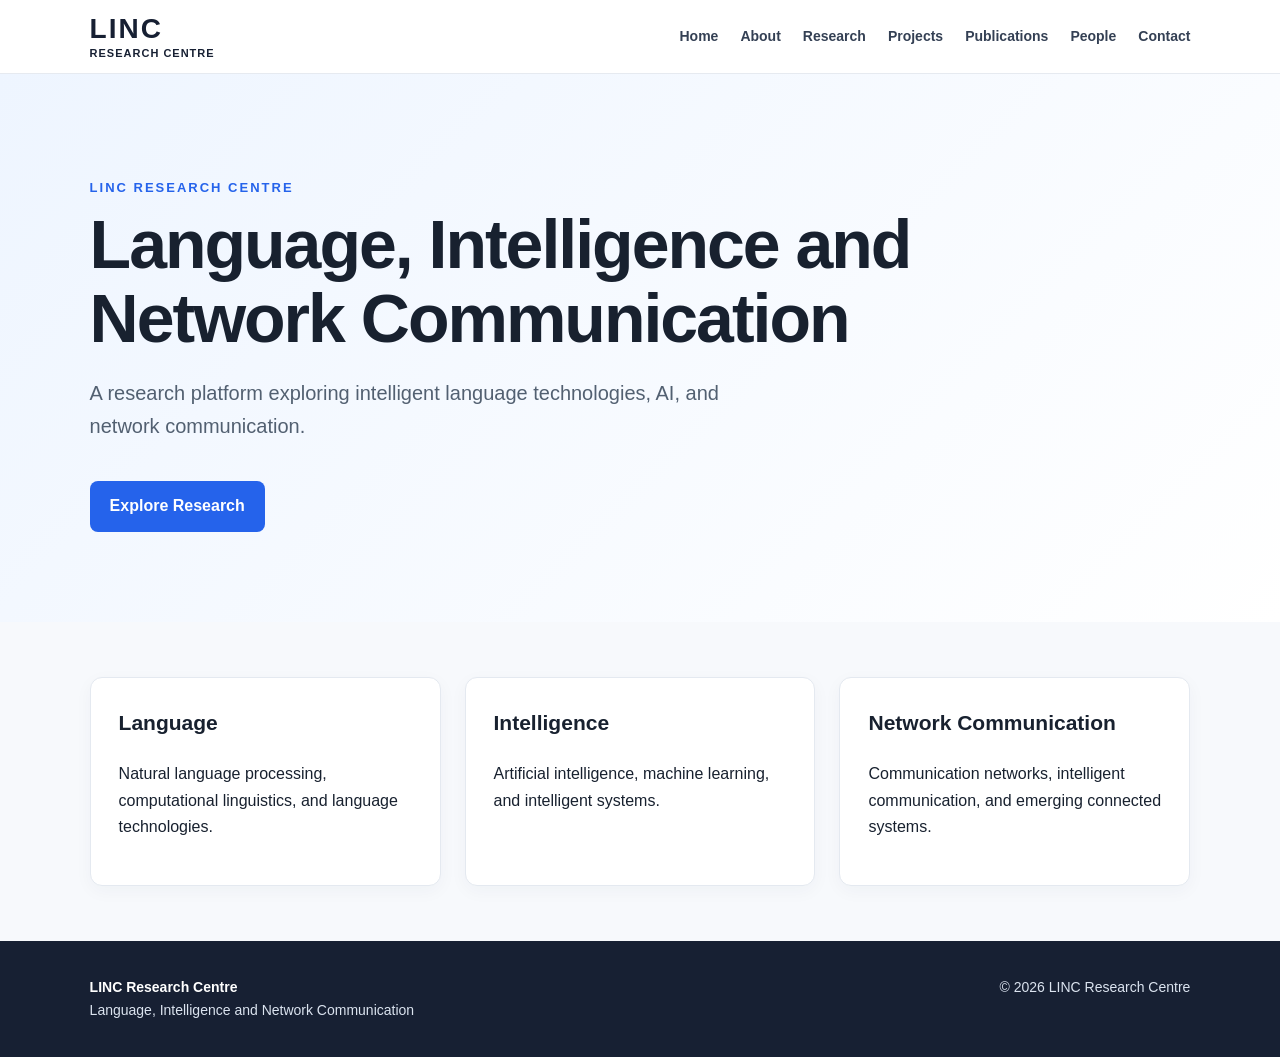
<file: index.html>
<!DOCTYPE html>
<html lang="en">
<head>
<meta charset="UTF-8">
<meta name="viewport" content="width=device-width, initial-scale=1.0">
<meta name="description" content="LINC Research Centre - Language, Intelligence and Network Communication">
<title>Home | LINC Research Centre</title>
<link rel="stylesheet" href="css/style.css">
</head>
<body>

<nav class="nav">
  <a class="brand" href="index.html"><span>LINC</span><small>Research Centre</small></a>
  <button class="menu-toggle" aria-label="Toggle menu">☰</button>
  <div class="nav-links">
    <a href="index.html">Home</a><a href="about.html">About</a><a href="research.html">Research</a>
    <a href="projects.html">Projects</a><a href="publications.html">Publications</a><a href="people.html">People</a><a href="contact.html">Contact</a>
  </div>
</nav>

<main>
<section class="hero">
  <div>
    <p class="eyebrow">LINC Research Centre</p>
    <h1>Language, Intelligence and Network Communication</h1>
    <p class="lead">A research platform exploring intelligent language technologies, AI, and network communication.</p>
    <a class="button" href="research.html">Explore Research</a>
  </div>
</section>
<section class="grid three">
  <article><h3>Language</h3><p>Natural language processing, computational linguistics, and language technologies.</p></article>
  <article><h3>Intelligence</h3><p>Artificial intelligence, machine learning, and intelligent systems.</p></article>
  <article><h3>Network Communication</h3><p>Communication networks, intelligent communication, and emerging connected systems.</p></article>
</section>
</main>
<footer><div><strong>LINC Research Centre</strong><br>Language, Intelligence and Network Communication</div><div>© <span class="year"></span> LINC Research Centre</div></footer>
<script src="js/script.js"></script>
</body>
</html>
</file>
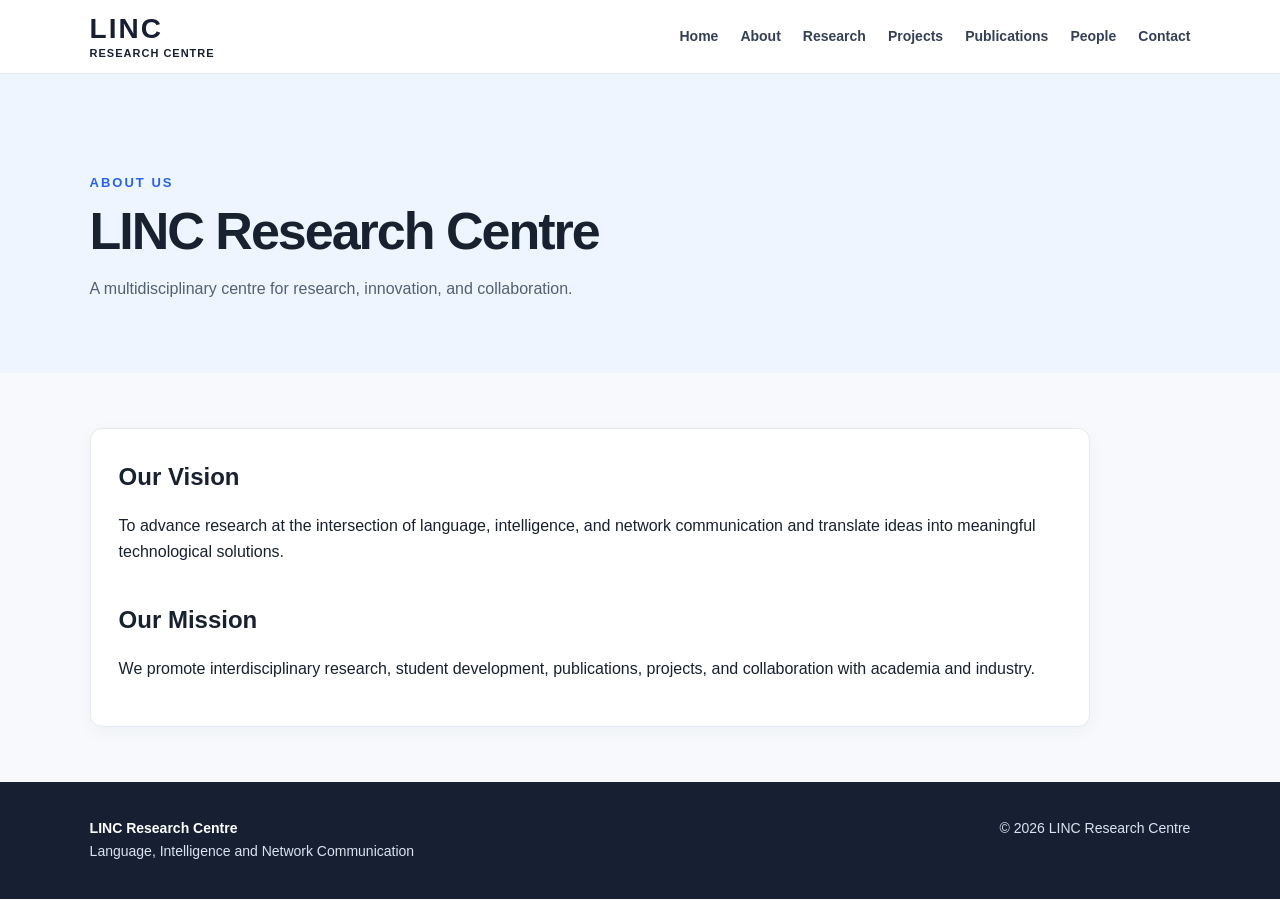
<file: about.html>
<!DOCTYPE html>
<html lang="en">
<head>
<meta charset="UTF-8">
<meta name="viewport" content="width=device-width, initial-scale=1.0">
<meta name="description" content="LINC Research Centre - Language, Intelligence and Network Communication">
<title>About | LINC Research Centre</title>
<link rel="stylesheet" href="css/style.css">
</head>
<body>

<nav class="nav">
  <a class="brand" href="index.html"><span>LINC</span><small>Research Centre</small></a>
  <button class="menu-toggle" aria-label="Toggle menu">☰</button>
  <div class="nav-links">
    <a href="index.html">Home</a><a href="about.html">About</a><a href="research.html">Research</a>
    <a href="projects.html">Projects</a><a href="publications.html">Publications</a><a href="people.html">People</a><a href="contact.html">Contact</a>
  </div>
</nav>

<main>
<section class="page-head"><p class="eyebrow">About Us</p><h1>LINC Research Centre</h1><p>A multidisciplinary centre for research, innovation, and collaboration.</p></section>
<section class="content"><h2>Our Vision</h2><p>To advance research at the intersection of language, intelligence, and network communication and translate ideas into meaningful technological solutions.</p><h2>Our Mission</h2><p>We promote interdisciplinary research, student development, publications, projects, and collaboration with academia and industry.</p></section>
</main>
<footer><div><strong>LINC Research Centre</strong><br>Language, Intelligence and Network Communication</div><div>© <span class="year"></span> LINC Research Centre</div></footer>
<script src="js/script.js"></script>
</body>
</html>
</file>
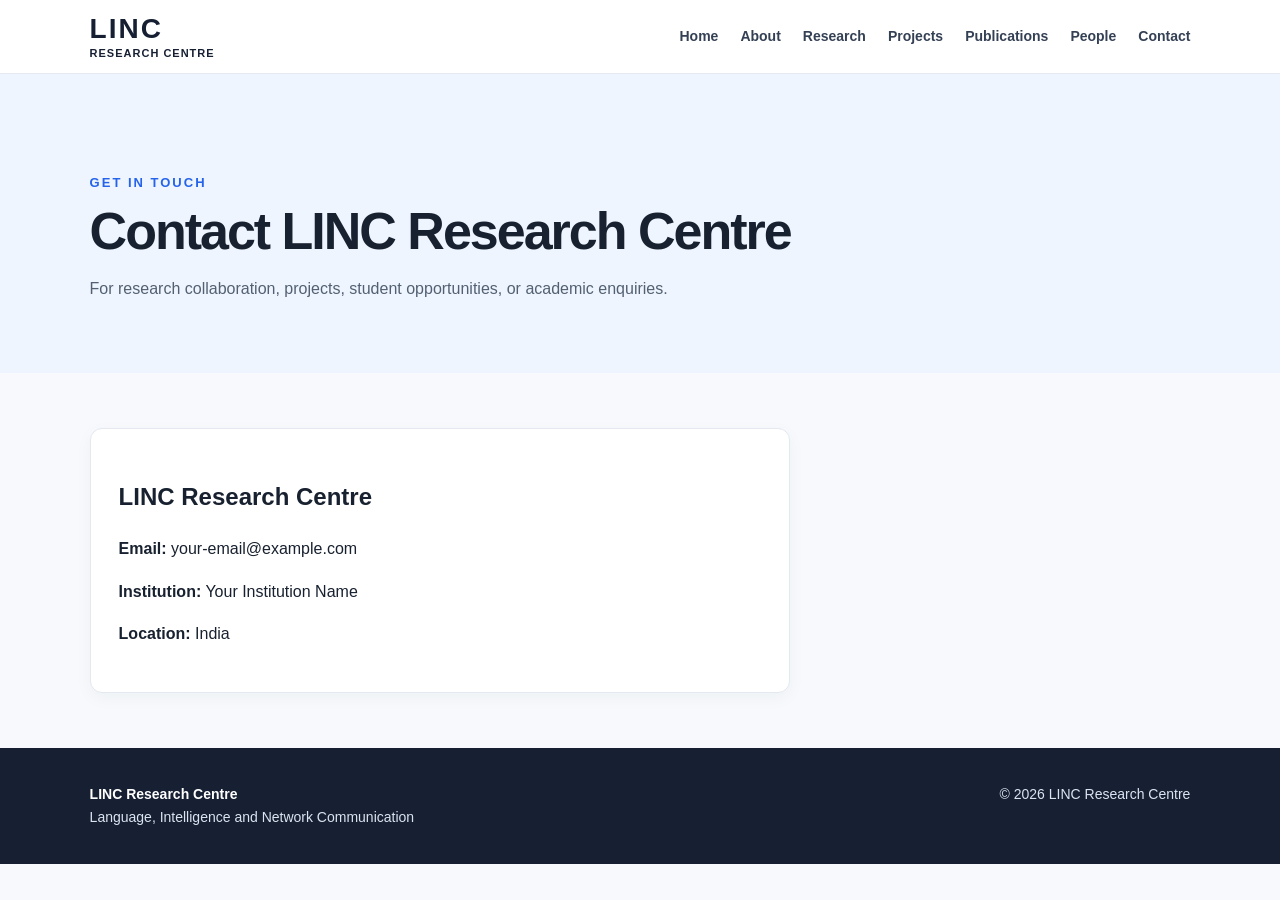
<file: contact.html>
<!DOCTYPE html>
<html lang="en">
<head>
<meta charset="UTF-8">
<meta name="viewport" content="width=device-width, initial-scale=1.0">
<meta name="description" content="LINC Research Centre - Language, Intelligence and Network Communication">
<title>Contact | LINC Research Centre</title>
<link rel="stylesheet" href="css/style.css">
</head>
<body>

<nav class="nav">
  <a class="brand" href="index.html"><span>LINC</span><small>Research Centre</small></a>
  <button class="menu-toggle" aria-label="Toggle menu">☰</button>
  <div class="nav-links">
    <a href="index.html">Home</a><a href="about.html">About</a><a href="research.html">Research</a>
    <a href="projects.html">Projects</a><a href="publications.html">Publications</a><a href="people.html">People</a><a href="contact.html">Contact</a>
  </div>
</nav>

<main>
<section class="page-head"><p class="eyebrow">Get in Touch</p><h1>Contact LINC Research Centre</h1><p>For research collaboration, projects, student opportunities, or academic enquiries.</p></section>
<section class="contact-box"><h2>LINC Research Centre</h2><p><strong>Email:</strong> your-email@example.com</p><p><strong>Institution:</strong> Your Institution Name</p><p><strong>Location:</strong> India</p></section>
</main>
<footer><div><strong>LINC Research Centre</strong><br>Language, Intelligence and Network Communication</div><div>© <span class="year"></span> LINC Research Centre</div></footer>
<script src="js/script.js"></script>
</body>
</html>
</file>
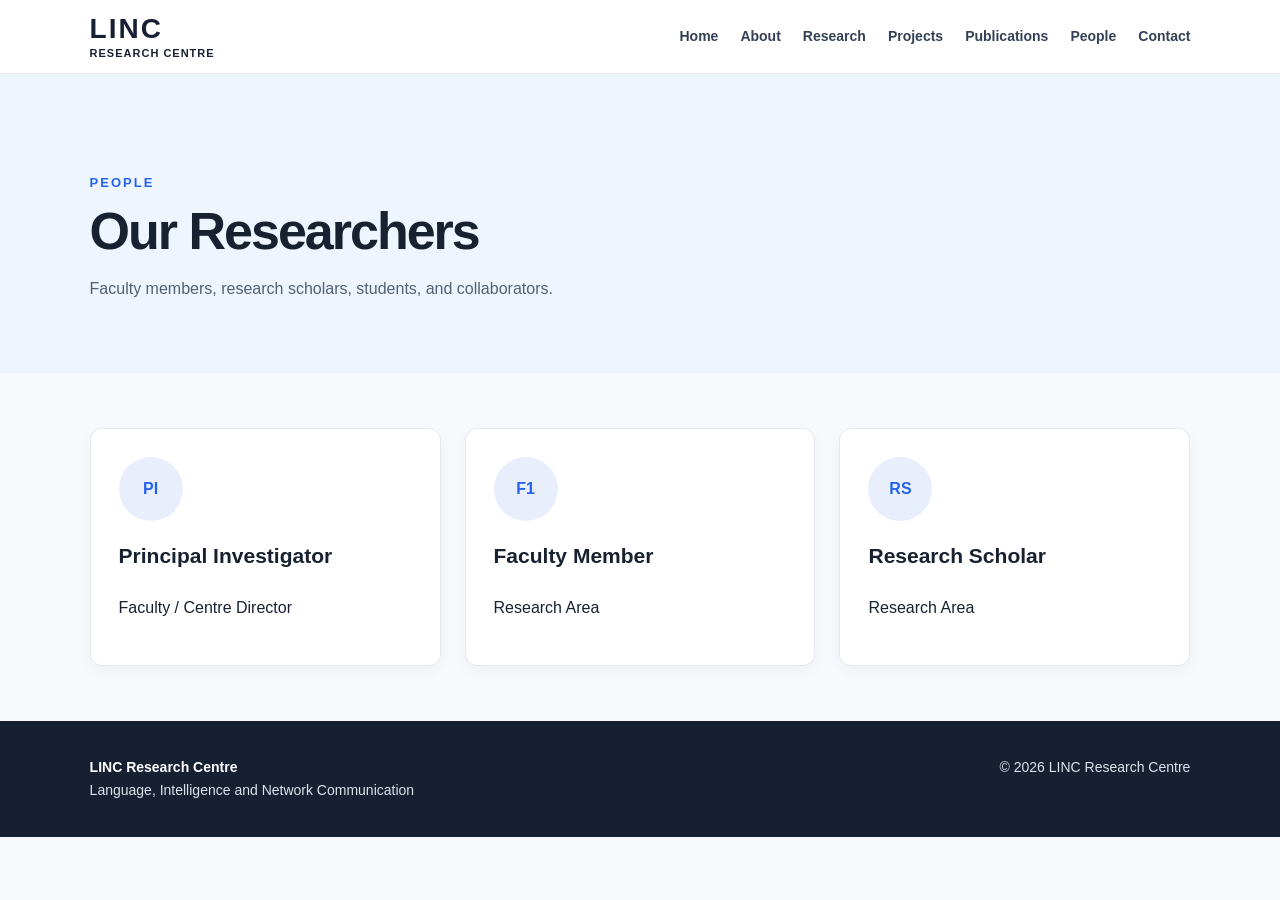
<file: people.html>
<!DOCTYPE html>
<html lang="en">
<head>
<meta charset="UTF-8">
<meta name="viewport" content="width=device-width, initial-scale=1.0">
<meta name="description" content="LINC Research Centre - Language, Intelligence and Network Communication">
<title>People | LINC Research Centre</title>
<link rel="stylesheet" href="css/style.css">
</head>
<body>

<nav class="nav">
  <a class="brand" href="index.html"><span>LINC</span><small>Research Centre</small></a>
  <button class="menu-toggle" aria-label="Toggle menu">☰</button>
  <div class="nav-links">
    <a href="index.html">Home</a><a href="about.html">About</a><a href="research.html">Research</a>
    <a href="projects.html">Projects</a><a href="publications.html">Publications</a><a href="people.html">People</a><a href="contact.html">Contact</a>
  </div>
</nav>

<main>
<section class="page-head"><p class="eyebrow">People</p><h1>Our Researchers</h1><p>Faculty members, research scholars, students, and collaborators.</p></section>
<section class="grid three">
  <article class="person"><div class="avatar">PI</div><h3>Principal Investigator</h3><p>Faculty / Centre Director</p></article>
  <article class="person"><div class="avatar">F1</div><h3>Faculty Member</h3><p>Research Area</p></article>
  <article class="person"><div class="avatar">RS</div><h3>Research Scholar</h3><p>Research Area</p></article>
</section>
</main>
<footer><div><strong>LINC Research Centre</strong><br>Language, Intelligence and Network Communication</div><div>© <span class="year"></span> LINC Research Centre</div></footer>
<script src="js/script.js"></script>
</body>
</html>
</file>
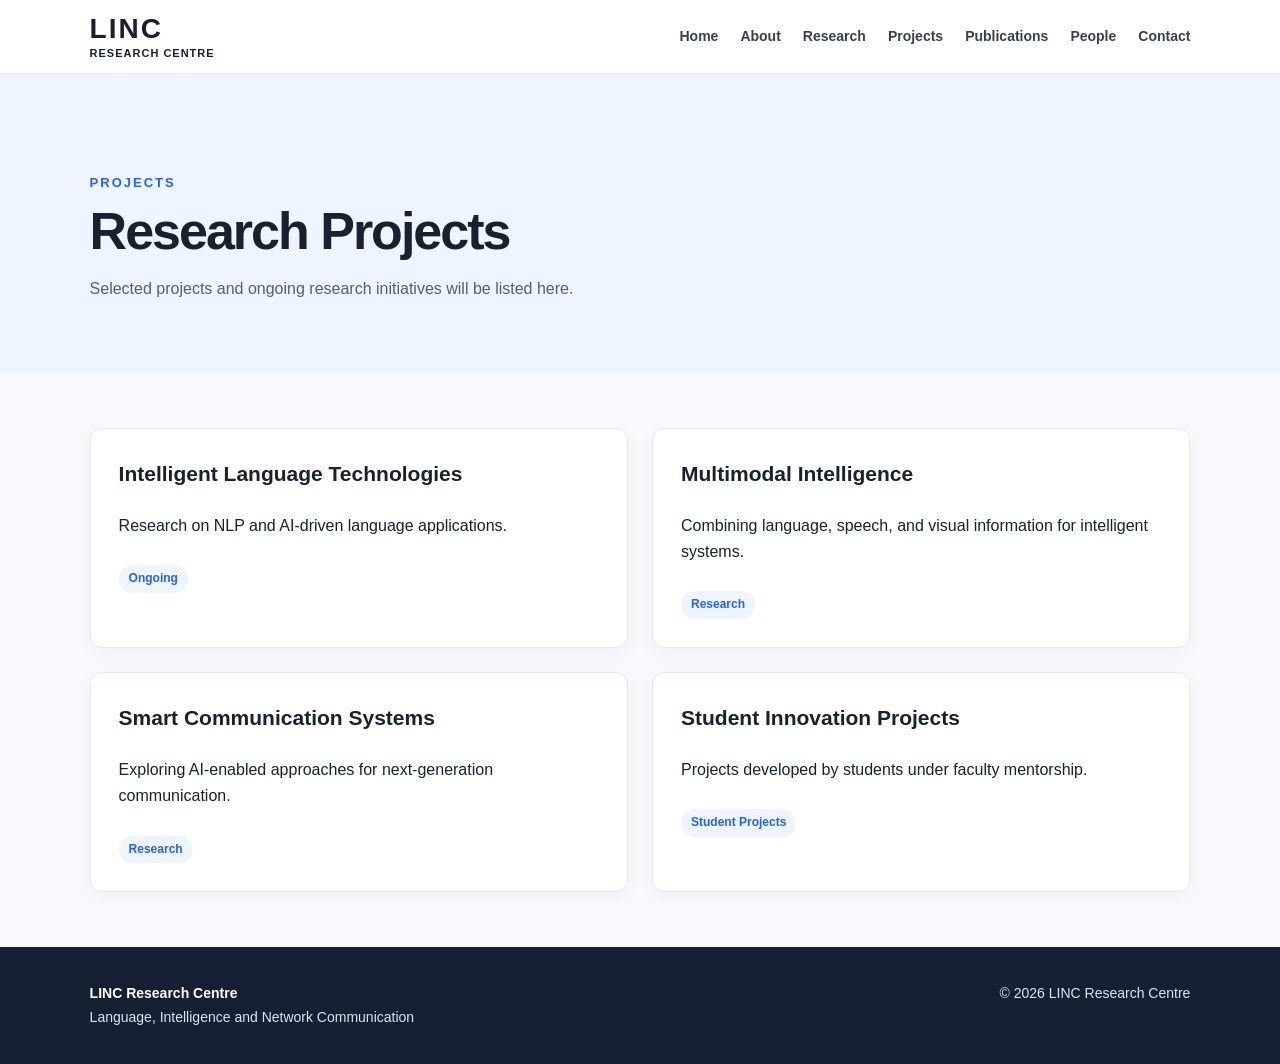
<file: projects.html>
<!DOCTYPE html>
<html lang="en">
<head>
<meta charset="UTF-8">
<meta name="viewport" content="width=device-width, initial-scale=1.0">
<meta name="description" content="LINC Research Centre - Language, Intelligence and Network Communication">
<title>Projects | LINC Research Centre</title>
<link rel="stylesheet" href="css/style.css">
</head>
<body>

<nav class="nav">
  <a class="brand" href="index.html"><span>LINC</span><small>Research Centre</small></a>
  <button class="menu-toggle" aria-label="Toggle menu">☰</button>
  <div class="nav-links">
    <a href="index.html">Home</a><a href="about.html">About</a><a href="research.html">Research</a>
    <a href="projects.html">Projects</a><a href="publications.html">Publications</a><a href="people.html">People</a><a href="contact.html">Contact</a>
  </div>
</nav>

<main>
<section class="page-head"><p class="eyebrow">Projects</p><h1>Research Projects</h1><p>Selected projects and ongoing research initiatives will be listed here.</p></section>
<section class="grid two">
  <article><h3>Intelligent Language Technologies</h3><p>Research on NLP and AI-driven language applications.</p><span class="tag">Ongoing</span></article>
  <article><h3>Multimodal Intelligence</h3><p>Combining language, speech, and visual information for intelligent systems.</p><span class="tag">Research</span></article>
  <article><h3>Smart Communication Systems</h3><p>Exploring AI-enabled approaches for next-generation communication.</p><span class="tag">Research</span></article>
  <article><h3>Student Innovation Projects</h3><p>Projects developed by students under faculty mentorship.</p><span class="tag">Student Projects</span></article>
</section>
</main>
<footer><div><strong>LINC Research Centre</strong><br>Language, Intelligence and Network Communication</div><div>© <span class="year"></span> LINC Research Centre</div></footer>
<script src="js/script.js"></script>
</body>
</html>
</file>
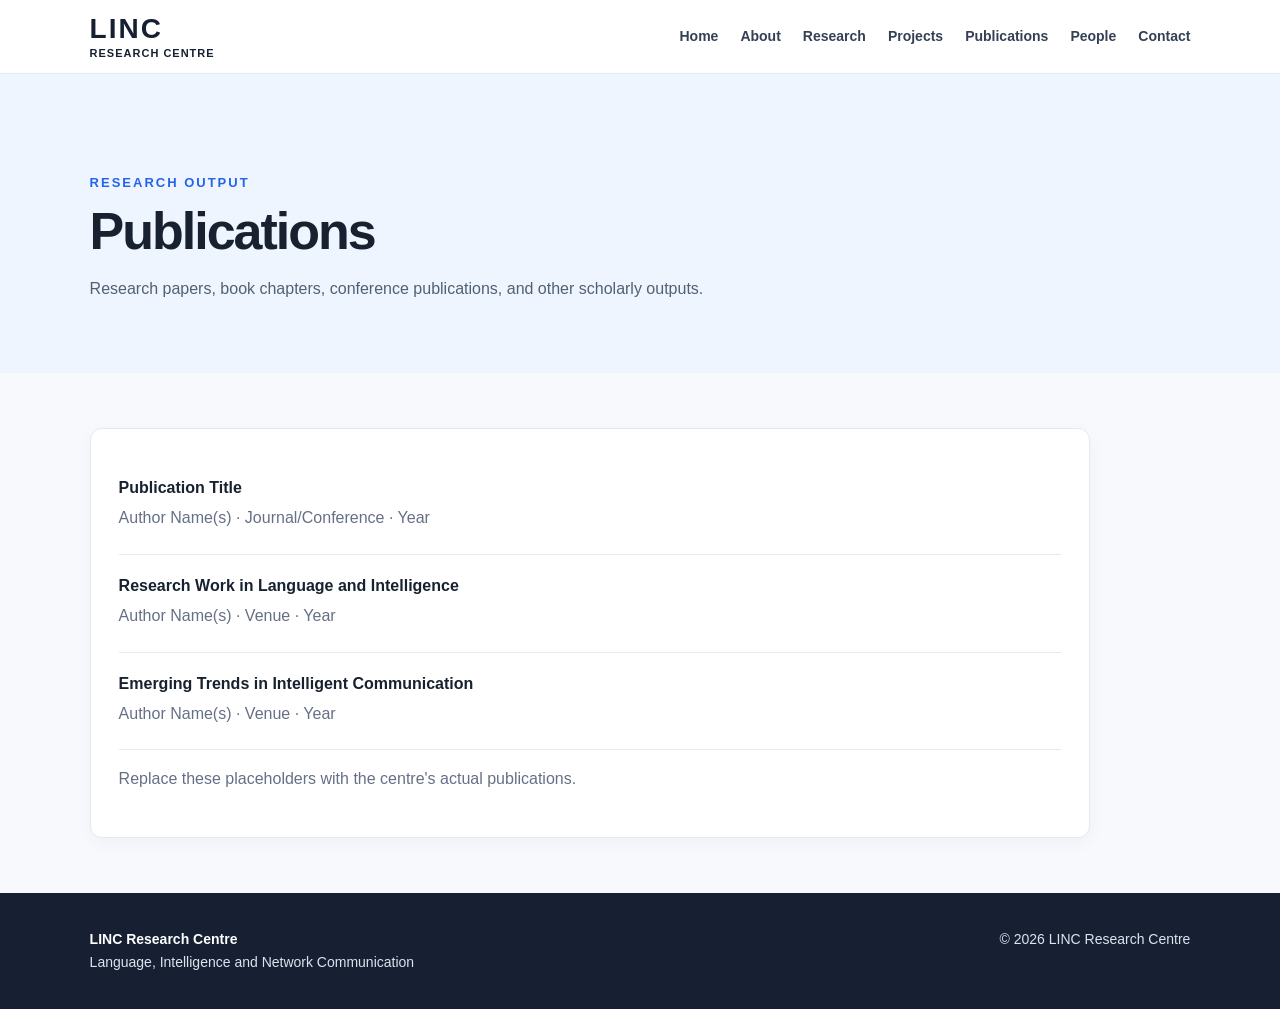
<file: publications.html>
<!DOCTYPE html>
<html lang="en">
<head>
<meta charset="UTF-8">
<meta name="viewport" content="width=device-width, initial-scale=1.0">
<meta name="description" content="LINC Research Centre - Language, Intelligence and Network Communication">
<title>Publications | LINC Research Centre</title>
<link rel="stylesheet" href="css/style.css">
</head>
<body>

<nav class="nav">
  <a class="brand" href="index.html"><span>LINC</span><small>Research Centre</small></a>
  <button class="menu-toggle" aria-label="Toggle menu">☰</button>
  <div class="nav-links">
    <a href="index.html">Home</a><a href="about.html">About</a><a href="research.html">Research</a>
    <a href="projects.html">Projects</a><a href="publications.html">Publications</a><a href="people.html">People</a><a href="contact.html">Contact</a>
  </div>
</nav>

<main>
<section class="page-head"><p class="eyebrow">Research Output</p><h1>Publications</h1><p>Research papers, book chapters, conference publications, and other scholarly outputs.</p></section>
<section class="content"><div class="publication"><strong>Publication Title</strong><p>Author Name(s) · Journal/Conference · Year</p></div><div class="publication"><strong>Research Work in Language and Intelligence</strong><p>Author Name(s) · Venue · Year</p></div><div class="publication"><strong>Emerging Trends in Intelligent Communication</strong><p>Author Name(s) · Venue · Year</p></div><p class="muted">Replace these placeholders with the centre's actual publications.</p></section>
</main>
<footer><div><strong>LINC Research Centre</strong><br>Language, Intelligence and Network Communication</div><div>© <span class="year"></span> LINC Research Centre</div></footer>
<script src="js/script.js"></script>
</body>
</html>
</file>
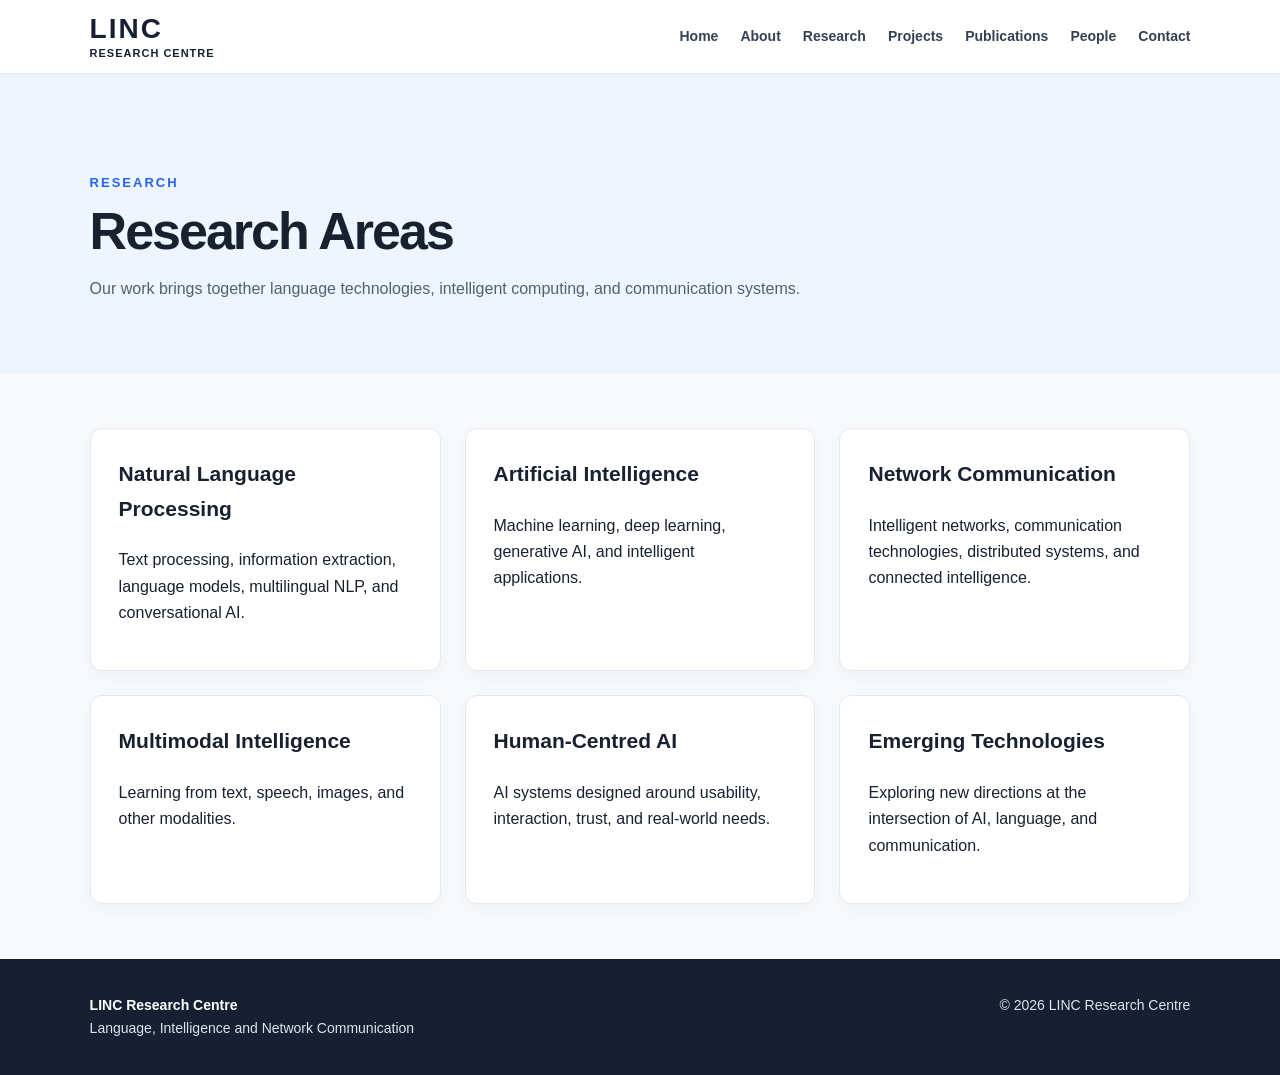
<file: research.html>
<!DOCTYPE html>
<html lang="en">
<head>
<meta charset="UTF-8">
<meta name="viewport" content="width=device-width, initial-scale=1.0">
<meta name="description" content="LINC Research Centre - Language, Intelligence and Network Communication">
<title>Research | LINC Research Centre</title>
<link rel="stylesheet" href="css/style.css">
</head>
<body>

<nav class="nav">
  <a class="brand" href="index.html"><span>LINC</span><small>Research Centre</small></a>
  <button class="menu-toggle" aria-label="Toggle menu">☰</button>
  <div class="nav-links">
    <a href="index.html">Home</a><a href="about.html">About</a><a href="research.html">Research</a>
    <a href="projects.html">Projects</a><a href="publications.html">Publications</a><a href="people.html">People</a><a href="contact.html">Contact</a>
  </div>
</nav>

<main>
<section class="page-head"><p class="eyebrow">Research</p><h1>Research Areas</h1><p>Our work brings together language technologies, intelligent computing, and communication systems.</p></section>
<section class="grid three">
  <article><h3>Natural Language Processing</h3><p>Text processing, information extraction, language models, multilingual NLP, and conversational AI.</p></article>
  <article><h3>Artificial Intelligence</h3><p>Machine learning, deep learning, generative AI, and intelligent applications.</p></article>
  <article><h3>Network Communication</h3><p>Intelligent networks, communication technologies, distributed systems, and connected intelligence.</p></article>
  <article><h3>Multimodal Intelligence</h3><p>Learning from text, speech, images, and other modalities.</p></article>
  <article><h3>Human-Centred AI</h3><p>AI systems designed around usability, interaction, trust, and real-world needs.</p></article>
  <article><h3>Emerging Technologies</h3><p>Exploring new directions at the intersection of AI, language, and communication.</p></article>
</section>
</main>
<footer><div><strong>LINC Research Centre</strong><br>Language, Intelligence and Network Communication</div><div>© <span class="year"></span> LINC Research Centre</div></footer>
<script src="js/script.js"></script>
</body>
</html>
</file>
<file: css/style.css>
*{box-sizing:border-box}html{scroll-behavior:smooth}body{margin:0;font-family:Arial,Helvetica,sans-serif;color:#18212f;background:#f7f9fc;line-height:1.65}.nav{min-height:74px;background:#fff;border-bottom:1px solid #e6eaf0;display:flex;align-items:center;justify-content:space-between;padding:0 7%;position:sticky;top:0;z-index:10}.brand{display:flex;flex-direction:column;text-decoration:none;color:#172033;font-weight:800;line-height:1}.brand span{font-size:28px;letter-spacing:2px}.brand small{font-size:11px;margin-top:5px;letter-spacing:1px;text-transform:uppercase}.nav-links{display:flex;gap:22px}.nav-links a{color:#344054;text-decoration:none;font-size:14px;font-weight:600}.nav-links a:hover{color:#2563eb}.menu-toggle{display:none;border:0;background:none;font-size:25px}.hero{min-height:540px;padding:90px 7%;display:flex;align-items:center;background:linear-gradient(135deg,#eef5ff,#fff)}.hero>div{max-width:850px}.eyebrow{text-transform:uppercase;letter-spacing:2px;font-size:13px;font-weight:800;color:#2563eb;margin-bottom:10px}.hero h1,.page-head h1{font-size:clamp(38px,6vw,68px);line-height:1.08;margin:0 0 22px;letter-spacing:-2px}.lead{font-size:20px;color:#526071;max-width:700px}.button{display:inline-block;margin-top:18px;padding:12px 20px;background:#2563eb;color:#fff;text-decoration:none;border-radius:8px;font-weight:700}.page-head{padding:85px 7% 55px;background:#eef5ff}.page-head h1{font-size:52px;margin-bottom:12px}.page-head p:last-child{color:#526071;max-width:760px}.grid{padding:55px 7%;display:grid;gap:24px}.grid.three{grid-template-columns:repeat(3,1fr)}.grid.two{grid-template-columns:repeat(2,1fr)}article,.content,.contact-box{background:#fff;border:1px solid #e4e9f0;border-radius:12px;padding:28px;box-shadow:0 5px 18px rgba(30,50,80,.04)}article h3{margin-top:0;font-size:21px}.content{margin:55px 7%;max-width:1000px}.content h2{margin-top:0;margin-bottom:8px}.content h2:not(:first-child){margin-top:35px}.publication{padding:18px 0;border-bottom:1px solid #e6eaf0}.publication p{margin:4px 0;color:#667085}.muted{color:#667085}.tag{display:inline-block;margin-top:10px;padding:4px 10px;border-radius:20px;background:#eef5ff;color:#2563eb;font-size:12px;font-weight:700}.avatar{width:64px;height:64px;border-radius:50%;display:flex;align-items:center;justify-content:center;background:#e8eefc;color:#2563eb;font-weight:800;margin-bottom:18px}.contact-box{margin:55px 7%;max-width:700px}footer{background:#172033;color:#dbe3ef;padding:35px 7%;display:flex;justify-content:space-between;gap:20px;font-size:14px}footer strong{color:#fff}@media(max-width:850px){.nav-links{display:none;position:absolute;top:74px;left:0;right:0;background:#fff;padding:20px 7%;flex-direction:column;border-bottom:1px solid #e6eaf0}.nav-links.open{display:flex}.menu-toggle{display:block}.grid.three,.grid.two{grid-template-columns:1fr}.hero{min-height:480px;padding-top:65px;padding-bottom:65px}.page-head h1{font-size:42px}footer{flex-direction:column}}
</file>
